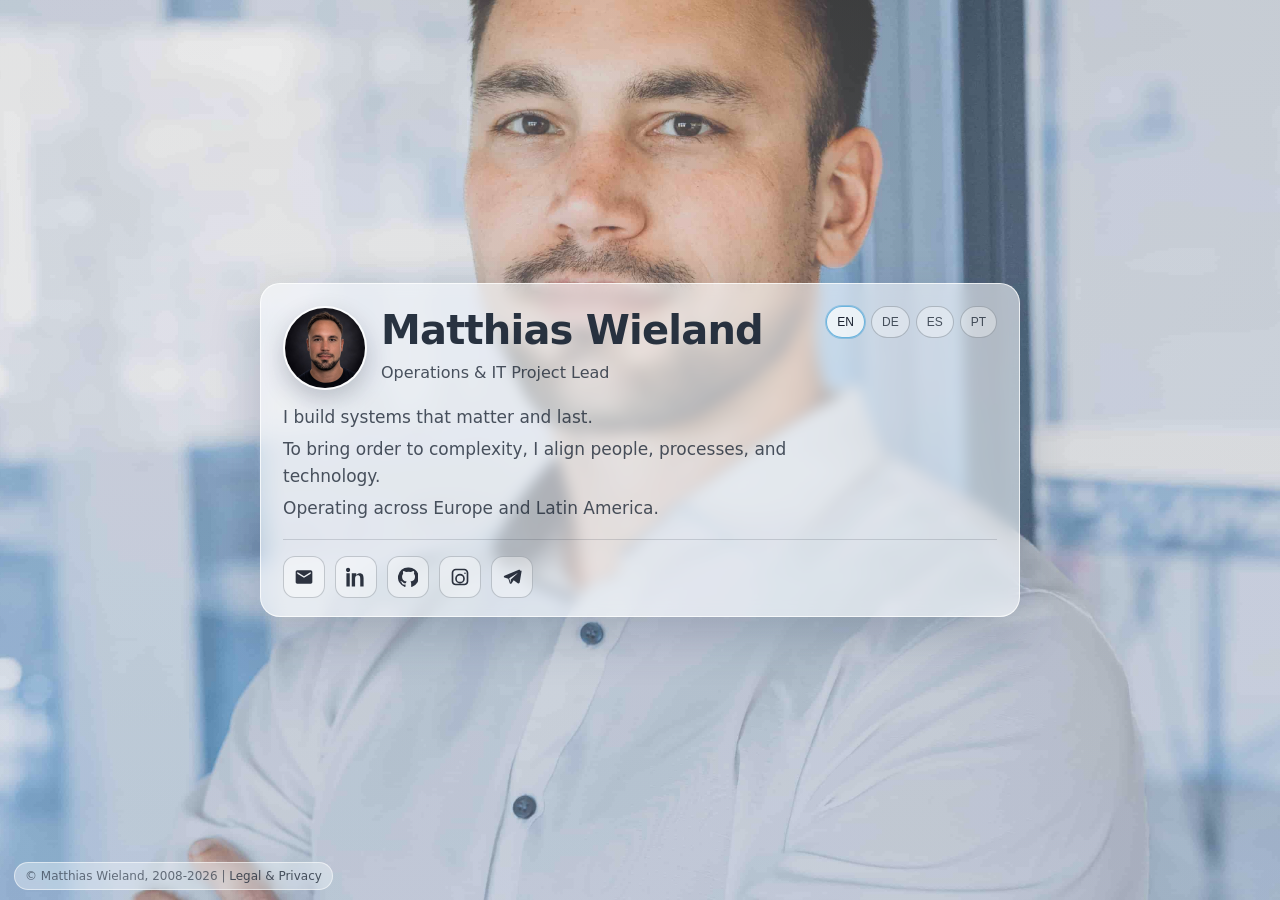
<file: index.html>
<!DOCTYPE html>
<html lang="en">
<head>
  <meta charset="UTF-8" />
  <meta name="viewport" content="width=device-width, initial-scale=1" />
  <title>Matthias Wieland</title>

  <meta name="description" content="Matthias Wieland. IT Project Lead & Digital Strategist. Building systems that matter and last. Operating between Europe and Latin America." />
  <meta name="author" content="Matthias Wieland" />
  <meta name="robots" content="index,follow" />
  <meta name="referrer" content="strict-origin-when-cross-origin" />
  <meta http-equiv="Content-Security-Policy" content="default-src 'self'; img-src 'self' data: https:; style-src 'self' 'unsafe-inline'; script-src 'self' 'unsafe-inline'; connect-src 'self'; object-src 'none'; base-uri 'self'; form-action 'self'; frame-ancestors 'none'; upgrade-insecure-requests" />
  <meta http-equiv="X-Content-Type-Options" content="nosniff" />
  <meta http-equiv="Referrer-Policy" content="strict-origin-when-cross-origin" />
  <meta http-equiv="Permissions-Policy" content="camera=(), microphone=(), geolocation=(), interest-cohort=()" />
  <link rel="canonical" href="https://mwieland.com/" />
  <meta property="og:type" content="website" />
  <meta property="og:title" content="Matthias Wieland" />
  <meta property="og:description" content="IT Project Lead & Digital Strategist. Building systems that matter and last. Operating between Europe and Latin America." />
  <meta property="og:url" content="https://mwieland.com/" />
  <meta property="og:image" content="https://mwieland.com/images/bg2022.jpg" />
  <meta property="og:locale" content="en_US" />
  <meta name="twitter:card" content="summary_large_image" />
  <meta name="twitter:title" content="Matthias Wieland" />
  <meta name="twitter:description" content="IT Project Lead & Digital Strategist. Building systems that matter and last." />
  <meta name="twitter:image" content="https://mwieland.com/images/bg2022.jpg" />
  <link rel="icon" href="images/favicon.ico" sizes="any" />
  <link rel="icon" type="image/png" sizes="32x32" href="images/favicon-32x32.png" />
  <link rel="icon" type="image/png" sizes="16x16" href="images/favicon-16x16.png" />
  <link rel="apple-touch-icon" sizes="180x180" href="images/apple-touch-icon.png" />
  <link rel="manifest" href="site.webmanifest" />
  <link rel="stylesheet" href="css/styles.css?v=3" />
</head>

<body>
  <main class="wrap">
    <section class="card">
      <div class="top">
        <div>
          <div class="identity">
            <img class="avatar" src="images/avatar-320.jpg" alt="Portrait of Matthias Wieland" />
            <div>
              <h1>Matthias Wieland</h1>
              <p class="subtitle" data-i18n="subtitle">Operations & IT Project Lead</p>
            </div>
          </div>

          <div class="lines">
            <div data-i18n="line1">I build systems that matter and last.</div>
            <div data-i18n="line2">Aligning people, processes, and technology to bring order to complexity.</div>
            <div data-i18n="line3">Operating across Europe and Latin America.</div>
          </div>
        </div>

        <nav class="lang">
          <button type="button" data-lang="en" aria-pressed="true">EN</button>
          <button type="button" data-lang="de">DE</button>
          <button type="button" data-lang="es">ES</button>
          <button type="button" data-lang="pt">PT</button>
        </nav>
      </div>

      <div class="connect">
        <a class="iconlink" href="mailto:mail@mwieland.com" aria-label="Send email to Matthias Wieland" title="Email">
          <svg class="icon" viewBox="0 0 24 24"><path d="M20 4H4c-1.1 0-2 .9-2 2v12c0 1.1.9 2 2 2h16c1.1 0 2-.9 2-2V6c0-1.1-.9-2-2-2Zm0 4-8 5L4 8V6l8 5 8-5v2Z"></path></svg>
        </a>

        <a class="iconlink" href="https://www.linkedin.com/in/mattwieland" target="_blank" rel="noopener noreferrer" aria-label="Open LinkedIn profile" title="LinkedIn">
          <svg class="icon" viewBox="0 0 24 24"><path d="M4.98 3.5C4.98 4.88 3.87 6 2.5 6S0 4.88 0 3.5 1.12 1 2.5 1 4.98 2.12 4.98 3.5ZM.5 23.5h4V7.5h-4v16ZM8.5 7.5h3.8v2.2h.1c.5-1 1.8-2.3 3.8-2.3 4.1 0 4.9 2.7 4.9 6.2v9.9h-4v-8.8c0-2.1 0-4.8-2.9-4.8-2.9 0-3.3 2.3-3.3 4.6v9h-4v-16Z"></path></svg>
        </a>

        <a class="iconlink" href="https://github.com/automattico" target="_blank" rel="noopener noreferrer" aria-label="Open GitHub profile" title="GitHub">
          <svg class="icon" viewBox="0 0 24 24"><path d="M12 .5A12 12 0 0 0 8.2 23.9c.6.1.8-.3.8-.6v-2.2c-3.3.7-4-1.4-4-1.4-.6-1.4-1.4-1.8-1.4-1.8-1.2-.8.1-.8.1-.8 1.3.1 2 .9 2 .9 1.2 2 3.2 1.5 3.9 1.1.1-.9.5-1.5.8-1.8-2.7-.3-5.5-1.4-5.5-6A4.7 4.7 0 0 1 6.2 8c-.1-.3-.5-1.5.1-3.2 0 0 1-.3 3.3 1.2a11.3 11.3 0 0 1 6 0C18 4.5 19 4.8 19 4.8c.7 1.7.3 2.9.1 3.2a4.7 4.7 0 0 1 1.3 3.3c0 4.6-2.8 5.6-5.5 6 .5.4.9 1.2.9 2.4v3.6c0 .4.2.7.8.6A12 12 0 0 0 12 .5Z"></path></svg>
        </a>

        <a class="iconlink" href="https://www.instagram.com/its.a.matt.ch/" target="_blank" rel="noopener noreferrer" aria-label="Open Instagram profile" title="Instagram">
          <svg class="icon" viewBox="0 0 24 24"><path d="M7 2C4.2 2 2 4.2 2 7v10c0 2.8 2.2 5 5 5h10c2.8 0 5-2.2 5-5V7c0-2.8-2.2-5-5-5H7Zm10 2c1.7 0 3 1.3 3 3v10c0 1.7-1.3 3-3 3H7c-1.7 0-3-1.3-3-3V7c0-1.7 1.3-3 3-3h10Zm-5 4.2A5.8 5.8 0 1 0 17.8 14 5.8 5.8 0 0 0 12 8.2Zm0 2A3.8 3.8 0 1 1 8.2 14 3.8 3.8 0 0 1 12 10.2ZM18 6.5a1 1 0 1 0 0 2 1 1 0 0 0 0-2Z"></path></svg>
        </a>

        <a class="iconlink" href="https://t.me/mwieland" target="_blank" rel="nofollow noopener noreferrer" aria-label="Open Telegram profile" title="Telegram">
          <svg class="icon" viewBox="0 0 24 24"><path d="M21.9 4.6c.2-1-.8-1.7-1.7-1.3L2.9 10.4c-1 .4-.9 1.9.1 2.2l4.6 1.5 1.7 5.3c.3 1 1.6 1.1 2.1.3l2.6-3.9 4.9+3.6c.9.7 2.2.2 2.4-1l2.3-13.8ZM8.7 13.5l9.6-6.1c.2-.1.4.2.2.4l-7.9 7.3-.3 3.8-1.5-4.8-.1-.2Z"></path></svg>
        </a>
      </div>
    </section>
  </main>

  <p class="legalbar">
    &copy; Matthias Wieland, 2008-<span id="current-year"></span> |
    <a href="legal-notice.html">Legal & Privacy</a>
  </p>

  <script>
    (function () {
      const yearNode = document.getElementById("current-year");
      if (yearNode) yearNode.textContent = String(new Date().getFullYear());

      const i18n = {
        en: {
          subtitle: "Operations & IT Project Lead",
          line1: "I build systems that matter and last.",
          line2: "To bring order to complexity, I align people, processes, and technology.",
          line3: "Operating across Europe and Latin America."
        },
        de: {
          subtitle: "Operations- & IT-Projektleiter",
          line1: "Ich baue Systeme mit echtem Mehrwert und langfristigem Bestand.",
          line2: "Um in komplexen Umgebungen Ordnung zu schaffen, bringe ich Menschen, Prozesse und Technologie in Einklang.",
          line3: "Zwischen Europa und Lateinamerika zu Hause."
        },
        es: {
          subtitle: "Líder de Operaciones & Proyectos de TI",
          line1: "Construyo sistemas com impacto real y que perduran.",
          line2: "Para aportar orden a la complejidad, alineo personas, procesos y tecnología.",
          line3: "Operando en Europa y América Latina."
        },
        pt: {
          subtitle: "Líder de Operações & Projetos de TI",
          line1: "Construo sistemas com impacto real e visão de longo prazo.",
          line2: "Para trazer ordem à complexidade, alinho pessoas, processos e tecnologia.",
          line3: "Atuando entre a Europa e a América Latina."
        }
      };

      const buttons = document.querySelectorAll("[data-lang]");
      const nodes = document.querySelectorAll("[data-i18n]");

      function setLang(lang) {
        const dict = i18n[lang] || i18n.en;
        nodes.forEach(el => {
          const key = el.getAttribute("data-i18n");
          if (dict[key]) el.textContent = dict[key];
        });
        document.documentElement.lang = lang;
        buttons.forEach(b => {
          b.setAttribute("aria-pressed", b.getAttribute("data-lang") === lang);
        });
      }

      let init = localStorage.getItem("mw_lang") || "en";
      setLang(init);

      buttons.forEach(btn => btn.addEventListener("click", () => {
        setLang(btn.getAttribute("data-lang"));
        localStorage.setItem("mw_lang", btn.getAttribute("data-lang"));
      }));
    })();
  </script>
</body>
</html>
</file>
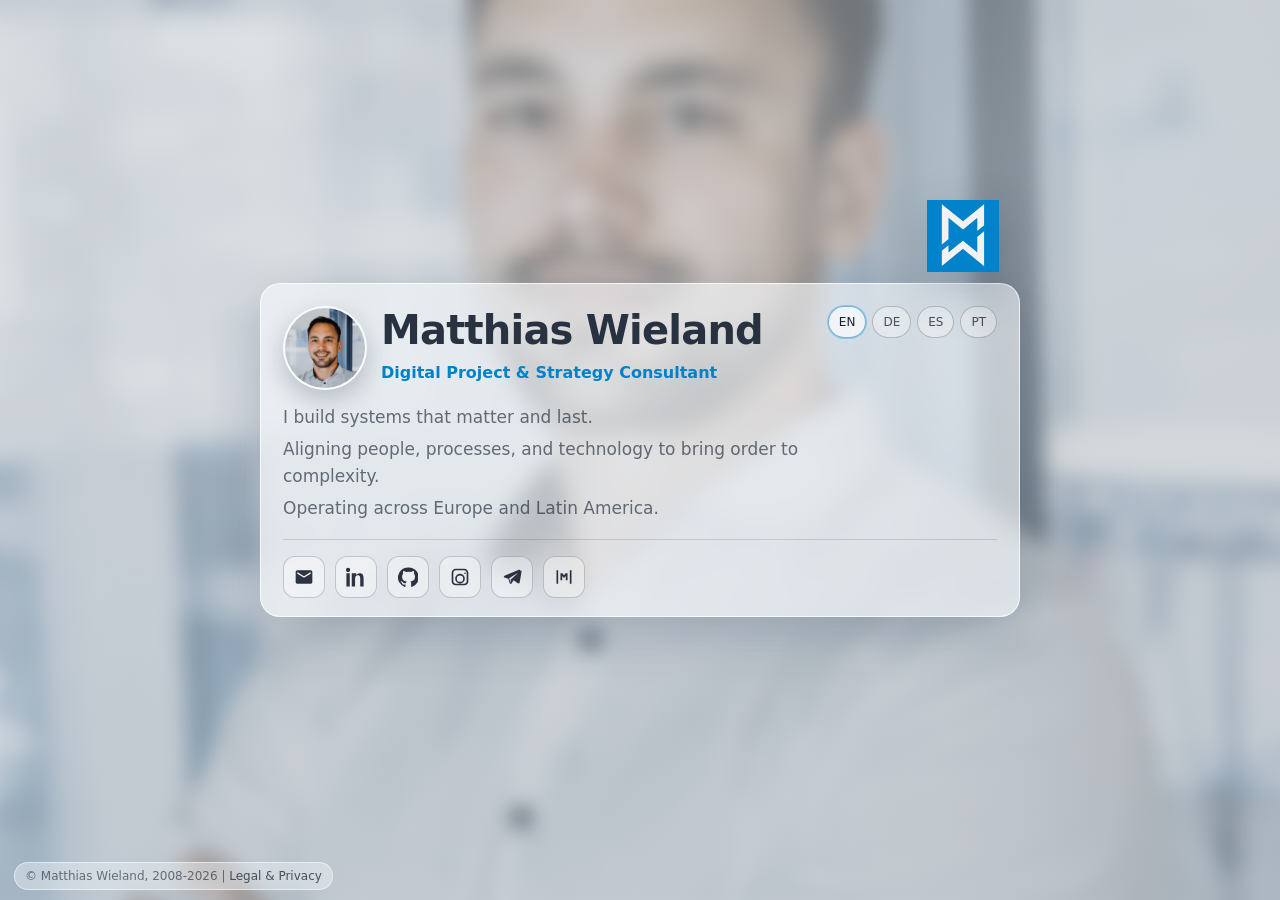
<file: public/index.html>
<!DOCTYPE html>
<html lang="en">
<head>
  <meta charset="UTF-8" />
  <meta name="viewport" content="width=device-width, initial-scale=1" />
  <title>Matthias Wieland</title>

  <meta name="description" content="Matthias Wieland. IT Project Lead & Digital Strategist. Building systems that matter and last. Operating between Europe and Latin America." />
  <meta name="author" content="Matthias Wieland" />
  <meta name="robots" content="index,follow" />
  <meta name="referrer" content="strict-origin-when-cross-origin" />
  <meta http-equiv="Content-Security-Policy" content="default-src 'self'; img-src 'self' data: https:; style-src 'self' 'unsafe-inline'; script-src 'self' 'unsafe-inline'; connect-src 'self'; object-src 'none'; base-uri 'self'; form-action 'self'; frame-ancestors 'none'; upgrade-insecure-requests" />
  <meta http-equiv="X-Content-Type-Options" content="nosniff" />
  <meta http-equiv="Referrer-Policy" content="strict-origin-when-cross-origin" />
  <meta http-equiv="Permissions-Policy" content="camera=(), microphone=(), geolocation=(), interest-cohort=()" />
  <link rel="canonical" href="https://mwieland.com/" />
  <link rel="alternate" hreflang="en" href="https://mwieland.com/" />
  <link rel="alternate" hreflang="de" href="https://mwieland.com/de/" />
  <link rel="alternate" hreflang="es" href="https://mwieland.com/es/" />
  <link rel="alternate" hreflang="pt" href="https://mwieland.com/pt/" />
  <link rel="alternate" hreflang="x-default" href="https://mwieland.com/" />
  <meta property="og:type" content="website" />
  <meta property="og:title" content="Matthias Wieland" />
  <meta property="og:description" content="IT Project Lead & Digital Strategist. Building systems that matter and last. Operating between Europe and Latin America." />
  <meta property="og:url" content="https://mwieland.com/" />
  <meta property="og:image" content="https://mwieland.com/images/bg2022.jpg" />
  <meta property="og:locale" content="en_US" />
  <meta name="twitter:card" content="summary_large_image" />
  <meta name="twitter:title" content="Matthias Wieland" />
  <meta name="twitter:description" content="IT Project Lead & Digital Strategist. Building systems that matter and last." />
  <meta name="twitter:image" content="https://mwieland.com/images/bg2022.jpg" />
  <link rel="icon" href="images/favicon.ico" sizes="any" />
  <link rel="icon" type="image/png" sizes="32x32" href="images/favicon-32x32.png" />
  <link rel="icon" type="image/png" sizes="16x16" href="images/favicon-16x16.png" />
  <link rel="apple-touch-icon" sizes="180x180" href="images/apple-touch-icon.png" />
  <link rel="manifest" href="site.webmanifest" />
  <link rel="stylesheet" href="css/styles.css?v=20260728" />
</head>

<body>
  <main class="wrap">
    <section class="card">
      <img class="brand-badge" src="images/android-chrome-512x512.png" alt="MW logo" />
      <div class="top">
        <div>
          <div class="identity">
            <img class="avatar" src="images/avatar-2022.jpg" alt="Portrait of Matthias Wieland" />
            <div>
              <h1>Matthias Wieland</h1>
              <p class="subtitle">Digital Project &amp; Strategy Consultant</p>
            </div>
          </div>

          <div class="lines">
            <div>I build systems that matter and last.</div>
            <div>Aligning people, processes, and technology to bring order to complexity.</div>
            <div>Operating across Europe and Latin America.</div>
          </div>
        </div>

        <nav class="lang">
          <a href="/" lang="en" aria-current="page">EN</a>
          <a href="/de/" lang="de">DE</a>
          <a href="/es/" lang="es">ES</a>
          <a href="/pt/" lang="pt">PT</a>
        </nav>
      </div>

      <div class="connect">
        <a class="iconlink" href="mailto:mail@mwieland.com" aria-label="Send email to Matthias Wieland" title="Email">
          <svg class="icon" viewBox="0 0 24 24"><path d="M20 4H4c-1.1 0-2 .9-2 2v12c0 1.1.9 2 2 2h16c1.1 0 2-.9 2-2V6c0-1.1-.9-2-2-2Zm0 4-8 5L4 8V6l8 5 8-5v2Z"></path></svg>
        </a>

        <a class="iconlink" href="https://www.linkedin.com/in/mattwieland" target="_blank" rel="noopener noreferrer" aria-label="Open LinkedIn profile" title="LinkedIn">
          <svg class="icon" viewBox="0 0 24 24"><path d="M4.98 3.5C4.98 4.88 3.87 6 2.5 6S0 4.88 0 3.5 1.12 1 2.5 1 4.98 2.12 4.98 3.5ZM.5 23.5h4V7.5h-4v16ZM8.5 7.5h3.8v2.2h.1c.5-1 1.8-2.3 3.8-2.3 4.1 0 4.9 2.7 4.9 6.2v9.9h-4v-8.8c0-2.1 0-4.8-2.9-4.8-2.9 0-3.3 2.3-3.3 4.6v9h-4v-16Z"></path></svg>
        </a>

        <a class="iconlink" href="https://github.com/automattico" target="_blank" rel="noopener noreferrer" aria-label="Open GitHub profile" title="GitHub">
          <svg class="icon" viewBox="0 0 24 24"><path d="M12 .5A12 12 0 0 0 8.2 23.9c.6.1.8-.3.8-.6v-2.2c-3.3.7-4-1.4-4-1.4-.6-1.4-1.4-1.8-1.4-1.8-1.2-.8.1-.8.1-.8 1.3.1 2 .9 2 .9 1.2 2 3.2 1.5 3.9 1.1.1-.9.5-1.5.8-1.8-2.7-.3-5.5-1.4-5.5-6A4.7 4.7 0 0 1 6.2 8c-.1-.3-.5-1.5.1-3.2 0 0 1-.3 3.3 1.2a11.3 11.3 0 0 1 6 0C18 4.5 19 4.8 19 4.8c.7 1.7.3 2.9.1 3.2a4.7 4.7 0 0 1 1.3 3.3c0 4.6-2.8 5.6-5.5 6 .5.4.9 1.2.9 2.4v3.6c0 .4.2.7.8.6A12 12 0 0 0 12 .5Z"></path></svg>
        </a>

        <a class="iconlink" href="https://www.instagram.com/its.a.matt.ch/" target="_blank" rel="noopener noreferrer" aria-label="Open Instagram profile" title="Instagram">
          <svg class="icon" viewBox="0 0 24 24"><path d="M7 2C4.2 2 2 4.2 2 7v10c0 2.8 2.2 5 5 5h10c2.8 0 5-2.2 5-5V7c0-2.8-2.2-5-5-5H7Zm10 2c1.7 0 3 1.3 3 3v10c0 1.7-1.3 3-3 3H7c-1.7 0-3-1.3-3-3V7c0-1.7 1.3-3 3-3h10Zm-5 4.2A5.8 5.8 0 1 0 17.8 14 5.8 5.8 0 0 0 12 8.2Zm0 2A3.8 3.8 0 1 1 8.2 14 3.8 3.8 0 0 1 12 10.2ZM18 6.5a1 1 0 1 0 0 2 1 1 0 0 0 0-2Z"></path></svg>
        </a>

        <a class="iconlink" href="https://t.me/mwieland" target="_blank" rel="nofollow noopener noreferrer" aria-label="Open Telegram profile" title="Telegram">
          <svg class="icon" viewBox="0 0 24 24"><path d="M21.9 4.6c.2-1-.8-1.7-1.7-1.3L2.9 10.4c-1 .4-.9 1.9.1 2.2l4.6 1.5 1.7 5.3c.3 1 1.6 1.1 2.1.3l2.6-3.9 4.9+3.6c.9.7 2.2.2 2.4-1l2.3-13.8ZM8.7 13.5l9.6-6.1c.2-.1.4.2.2.4l-7.9 7.3-.3 3.8-1.5-4.8-.1-.2Z"></path></svg>
        </a>

        <a class="iconlink" href="https://matrix.to/#/@mwieland:matrix.org" target="_blank" rel="noopener noreferrer" aria-label="Open Matrix contact for Matthias Wieland" title="Matrix">
          <svg class="icon" viewBox="0 0 24 24" aria-hidden="true">
            <path d="M3 4h2v16H3V4Zm16 0h2v16h-2V4ZM7.75 7.5h2.3l1.95 2.38 1.95-2.38h2.3V16h-2.1v-5.2L12 13.2l-2.15-2.4V16h-2.1V7.5Z"></path>
          </svg>
        </a>
      </div>
    </section>
  </main>

  <p class="legalbar">
    &copy; Matthias Wieland, 2008-<span id="current-year"></span> |
    <a href="legal-notice.html">Legal & Privacy</a>
  </p>

  <script>
    document.getElementById("current-year").textContent = String(new Date().getFullYear());
  </script>
</body>
</html>
</file>
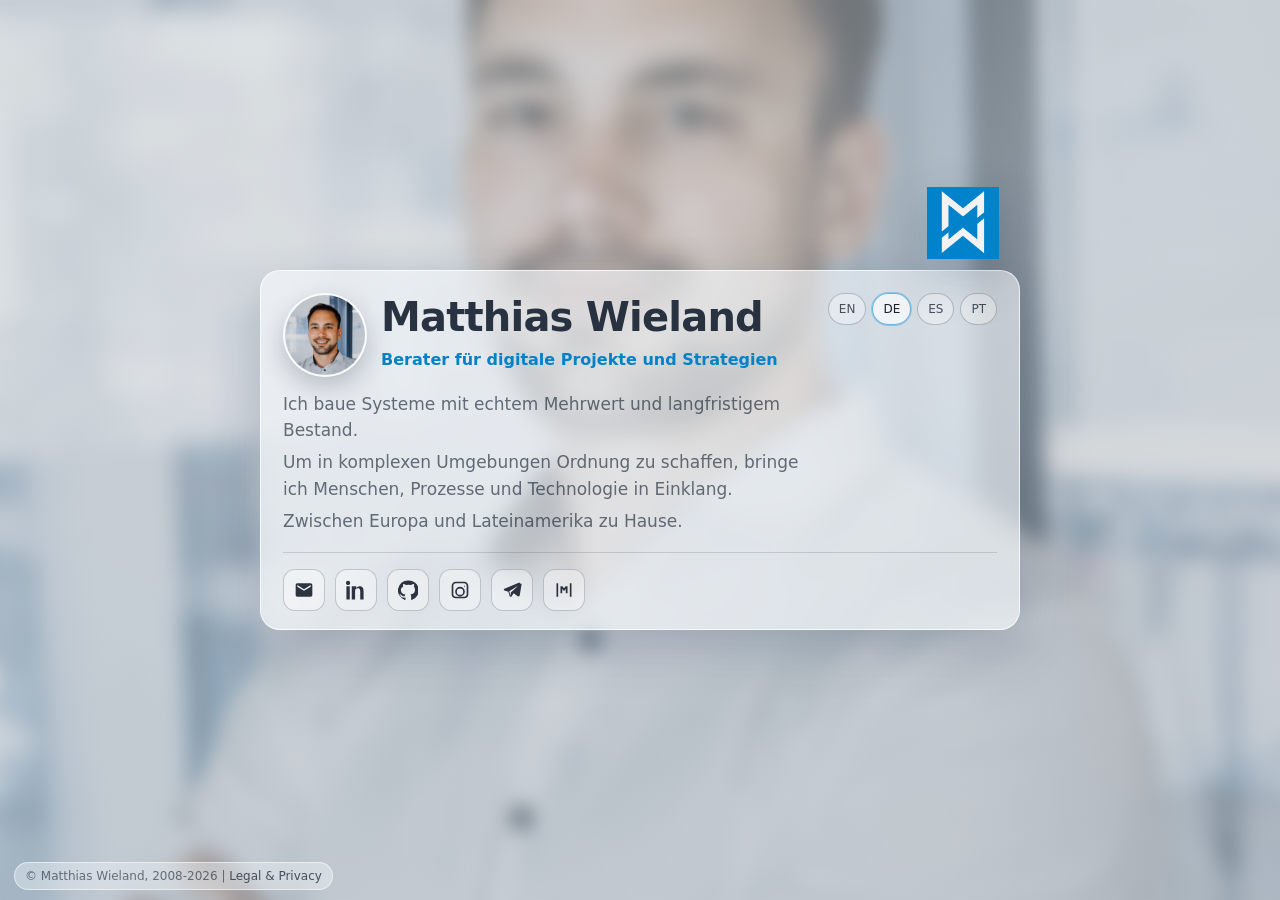
<file: public/de/index.html>
<!DOCTYPE html>
<html lang="de">
<head>
  <meta charset="UTF-8" />
  <meta name="viewport" content="width=device-width, initial-scale=1" />
  <title>Matthias Wieland | Berater für digitale Projekte und Strategien</title>
  <meta name="description" content="Matthias Wieland. Berater für digitale Projekte und Strategien. Systeme mit echtem Mehrwert und langfristigem Bestand." />
  <meta name="author" content="Matthias Wieland" />
  <meta name="robots" content="index,follow" />
  <meta name="referrer" content="strict-origin-when-cross-origin" />
  <meta http-equiv="Content-Security-Policy" content="default-src 'self'; img-src 'self' data: https:; style-src 'self' 'unsafe-inline'; script-src 'self' 'unsafe-inline'; connect-src 'self'; object-src 'none'; base-uri 'self'; form-action 'self'; frame-ancestors 'none'; upgrade-insecure-requests" />
  <meta http-equiv="X-Content-Type-Options" content="nosniff" />
  <meta http-equiv="Referrer-Policy" content="strict-origin-when-cross-origin" />
  <meta http-equiv="Permissions-Policy" content="camera=(), microphone=(), geolocation=(), interest-cohort=()" />
  <link rel="canonical" href="https://mwieland.com/de/" />
  <link rel="alternate" hreflang="en" href="https://mwieland.com/" />
  <link rel="alternate" hreflang="de" href="https://mwieland.com/de/" />
  <link rel="alternate" hreflang="es" href="https://mwieland.com/es/" />
  <link rel="alternate" hreflang="pt" href="https://mwieland.com/pt/" />
  <link rel="alternate" hreflang="x-default" href="https://mwieland.com/" />
  <meta property="og:type" content="website" />
  <meta property="og:title" content="Matthias Wieland | Berater für digitale Projekte und Strategien" />
  <meta property="og:description" content="Systeme mit echtem Mehrwert und langfristigem Bestand." />
  <meta property="og:url" content="https://mwieland.com/de/" />
  <meta property="og:image" content="https://mwieland.com/images/bg2022.jpg" />
  <meta property="og:locale" content="de_DE" />
  <meta name="twitter:card" content="summary_large_image" />
  <meta name="twitter:title" content="Matthias Wieland | Berater für digitale Projekte und Strategien" />
  <meta name="twitter:description" content="Systeme mit echtem Mehrwert und langfristigem Bestand." />
  <meta name="twitter:image" content="https://mwieland.com/images/bg2022.jpg" />
  <link rel="icon" href="/images/favicon.ico" sizes="any" />
  <link rel="icon" type="image/png" sizes="32x32" href="/images/favicon-32x32.png" />
  <link rel="icon" type="image/png" sizes="16x16" href="/images/favicon-16x16.png" />
  <link rel="apple-touch-icon" sizes="180x180" href="/images/apple-touch-icon.png" />
  <link rel="manifest" href="/site.webmanifest" />
  <link rel="stylesheet" href="../css/styles.css?v=20260728" />
</head>
<body>
  <main class="wrap">
    <section class="card">
      <img class="brand-badge" src="../images/android-chrome-512x512.png" alt="MW-Logo" />
      <div class="top">
        <div>
          <div class="identity">
            <img class="avatar" src="../images/avatar-2022.jpg" alt="Porträt von Matthias Wieland" />
            <div><h1>Matthias Wieland</h1><p class="subtitle">Berater für digitale Projekte und Strategien</p></div>
          </div>
          <div class="lines">
            <div>Ich baue Systeme mit echtem Mehrwert und langfristigem Bestand.</div>
            <div>Um in komplexen Umgebungen Ordnung zu schaffen, bringe ich Menschen, Prozesse und Technologie in Einklang.</div>
            <div>Zwischen Europa und Lateinamerika zu Hause.</div>
          </div>
        </div>
        <nav class="lang" aria-label="Sprache auswählen">
          <a href="/" lang="en">EN</a><a href="/de/" lang="de" aria-current="page">DE</a><a href="/es/" lang="es">ES</a><a href="/pt/" lang="pt">PT</a>
        </nav>
      </div>
      <div class="connect">
        <a class="iconlink" href="mailto:mail@mwieland.com" aria-label="E-Mail an Matthias Wieland" title="E-Mail"><svg class="icon" viewBox="0 0 24 24"><path d="M20 4H4c-1.1 0-2 .9-2 2v12c0 1.1.9 2 2 2h16c1.1 0 2-.9 2-2V6c0-1.1-.9-2-2-2Zm0 4-8 5L4 8V6l8 5 8-5v2Z"></path></svg></a>
        <a class="iconlink" href="https://www.linkedin.com/in/mattwieland" target="_blank" rel="noopener noreferrer" aria-label="LinkedIn-Profil öffnen" title="LinkedIn"><svg class="icon" viewBox="0 0 24 24"><path d="M4.98 3.5C4.98 4.88 3.87 6 2.5 6S0 4.88 0 3.5 1.12 1 2.5 1 4.98 2.12 4.98 3.5ZM.5 23.5h4V7.5h-4v16ZM8.5 7.5h3.8v2.2h.1c.5-1 1.8-2.3 3.8-2.3 4.1 0 4.9 2.7 4.9 6.2v9.9h-4v-8.8c0-2.1 0-4.8-2.9-4.8-2.9 0-3.3 2-3.3 4.6v9h-4v-16Z"></path></svg></a>
        <a class="iconlink" href="https://github.com/automattico" target="_blank" rel="noopener noreferrer" aria-label="GitHub-Profil öffnen" title="GitHub"><svg class="icon" viewBox="0 0 24 24"><path d="M12 .5A12 12 0 0 0 8.2 23.9c.6.1.8-.3.8-.6v-2.2c-3.3.7-5.5-1.4-5.5-1.4-.6-1.4-1.4-1.8-1.4-1.8-1.2-.8.1-.8.1-.8 1.3.1 2 .9 2 .9 1.2 2 3.2 1.5 3.9 1.1.1-.9.5-1.5.8-1.8-2.7-.3-5.5-1.4-5.5-6A4.7 4.7 0 0 1 6.2 8c-.1-.3-.5-1.5.1-3.2 0 0 1-.3 3.3 1.2a11.3 11.3 0 0 1 6 0C18 4.5 19 4.8 19 4.8c.7 1.7.3 2.9.1 3.2a4.7 4.7 0 0 1 1.3 3.3c0 4.6-2.8 5.6-5.5 6 .5.4.9 1.2.9 2.4v3.6c0 .4.2.7.8.6A12 12 0 0 0 12 .5Z"></path></svg></a>
        <a class="iconlink" href="https://www.instagram.com/its.a.matt.ch/" target="_blank" rel="noopener noreferrer" aria-label="Instagram-Profil öffnen" title="Instagram"><svg class="icon" viewBox="0 0 24 24"><path d="M7 2C4.2 2 2 4.2 2 7v10c0 2.8 2.2 5 5 5h10c2.8 0 5-2.2 5-5V7c0-2.8-2.2-5-5-5H7Zm10 2c1.7 0 3 1.3 3 3v10c0 1.7-1.3 3-3 3H7c-1.7 0-3-1.3-3-3V7c0-1.7 1.3-3 3-3h10Zm-5 4.2A5.8 5.8 0 1 0 17.8 14 5.8 5.8 0 0 0 12 8.2Zm0 2A3.8 3.8 0 1 1 8.2 14 3.8 3.8 0 0 1 12 10.2ZM18 6.5a1 1 0 1 0 0 2Z"></path></svg></a>
        <a class="iconlink" href="https://t.me/mwieland" target="_blank" rel="nofollow noopener noreferrer" aria-label="Telegram-Profil öffnen" title="Telegram"><svg class="icon" viewBox="0 0 24 24"><path d="M21.9 4.6c.2-1-.8-1.7-1.7-1.3L2.9 10.4c-1 .4-.9 1.9.1 2.2l4.6 1.5 1.7 5.3c.3 1 1.6 1.1 2.1.3l2.6-3.9 4.9+3.6c.9.7 2.2.2 2.4-1l2.3-13.8ZM8.7 13.5l9.6-6.1c.2-.1.4.2.2.4l-7.9 7.3-.3 3.8-1.5-4.8-.1-.2Z"></path></svg></a>
        <a class="iconlink" href="https://matrix.to/#/@mwieland:matrix.org" target="_blank" rel="noopener noreferrer" aria-label="Matrix-Kontakt öffnen" title="Matrix"><svg class="icon" viewBox="0 0 24 24" aria-hidden="true"><path d="M3 4h2v16H3V4Zm16 0h2v16h-2V4ZM7.75 7.5h2.3l1.95 2.38 1.95-2.38h2.3V16h-2.1v-5.2L12 13.2l-2.15-2.4V16h-2.1V7.5Z"></path></svg></a>
      </div>
    </section>
  </main>
  <p class="legalbar">&copy; Matthias Wieland, 2008-<span id="current-year"></span> | <a href="/legal-notice.html">Legal &amp; Privacy</a></p>
  <script>
    document.getElementById("current-year").textContent = String(new Date().getFullYear());
  </script>
</body>
</html>
</file>
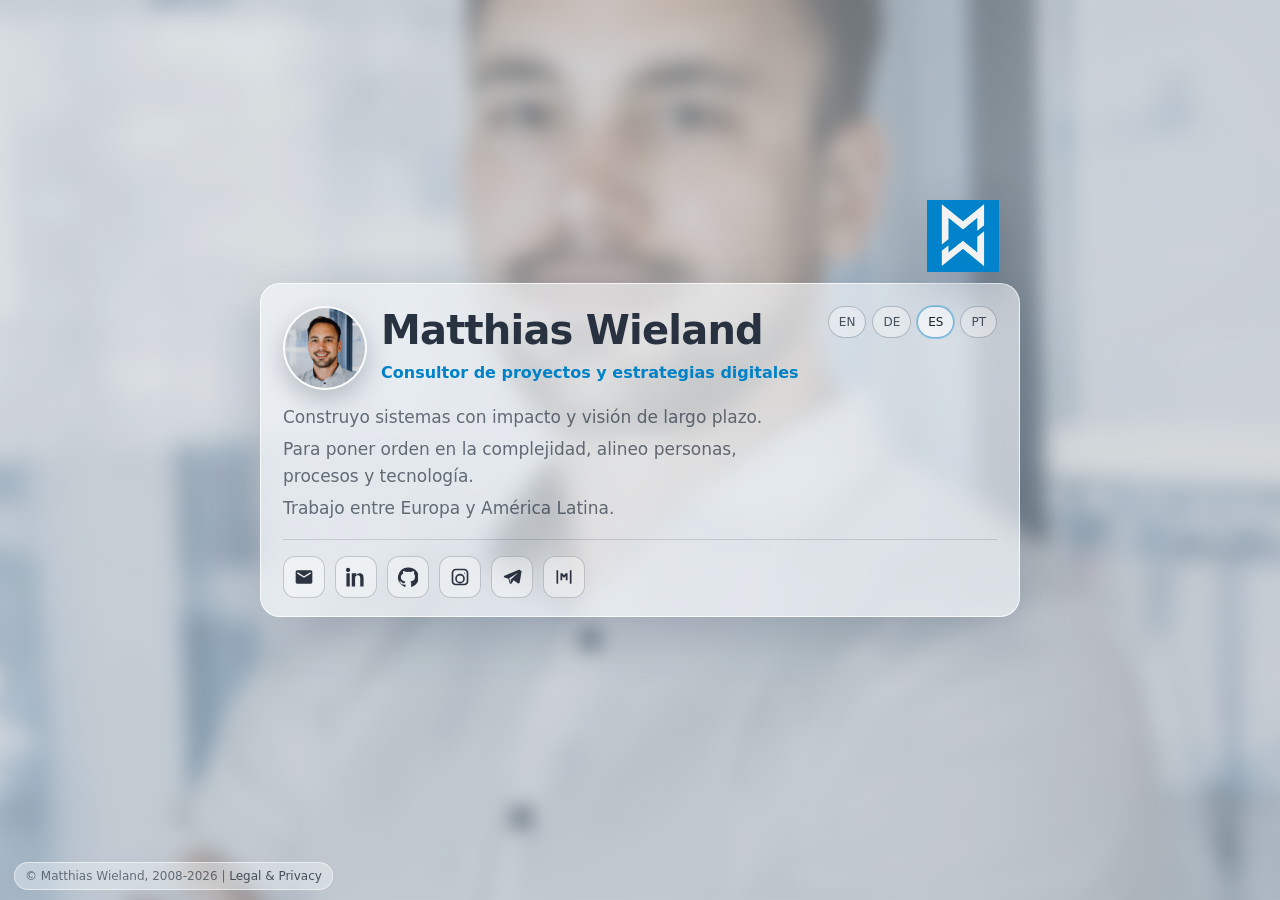
<file: public/es/index.html>
<!DOCTYPE html>
<html lang="es">
<head>
  <meta charset="UTF-8" />
  <meta name="viewport" content="width=device-width, initial-scale=1" />
  <title>Matthias Wieland | Consultor de proyectos y estrategias digitales</title>
  <meta name="description" content="Matthias Wieland. Consultor de proyectos y estrategias digitales. Sistemas con impacto y visión de largo plazo." />
  <meta name="author" content="Matthias Wieland" />
  <meta name="robots" content="index,follow" />
  <meta name="referrer" content="strict-origin-when-cross-origin" />
  <meta http-equiv="Content-Security-Policy" content="default-src 'self'; img-src 'self' data: https:; style-src 'self' 'unsafe-inline'; script-src 'self' 'unsafe-inline'; connect-src 'self'; object-src 'none'; base-uri 'self'; form-action 'self'; frame-ancestors 'none'; upgrade-insecure-requests" />
  <meta http-equiv="X-Content-Type-Options" content="nosniff" />
  <meta http-equiv="Referrer-Policy" content="strict-origin-when-cross-origin" />
  <meta http-equiv="Permissions-Policy" content="camera=(), microphone=(), geolocation=(), interest-cohort=()" />
  <link rel="canonical" href="https://mwieland.com/es/" />
  <link rel="alternate" hreflang="en" href="https://mwieland.com/" />
  <link rel="alternate" hreflang="de" href="https://mwieland.com/de/" />
  <link rel="alternate" hreflang="es" href="https://mwieland.com/es/" />
  <link rel="alternate" hreflang="pt" href="https://mwieland.com/pt/" />
  <link rel="alternate" hreflang="x-default" href="https://mwieland.com/" />
  <meta property="og:type" content="website" />
  <meta property="og:title" content="Matthias Wieland | Consultor de proyectos y estrategias digitales" />
  <meta property="og:description" content="Sistemas con impacto y visión de largo plazo." />
  <meta property="og:url" content="https://mwieland.com/es/" />
  <meta property="og:image" content="https://mwieland.com/images/bg2022.jpg" />
  <meta property="og:locale" content="es_ES" />
  <meta name="twitter:card" content="summary_large_image" />
  <meta name="twitter:title" content="Matthias Wieland | Consultor de proyectos y estrategias digitales" />
  <meta name="twitter:description" content="Sistemas con impacto y visión de largo plazo." />
  <meta name="twitter:image" content="https://mwieland.com/images/bg2022.jpg" />
  <link rel="icon" href="/images/favicon.ico" sizes="any" />
  <link rel="icon" type="image/png" sizes="32x32" href="/images/favicon-32x32.png" />
  <link rel="icon" type="image/png" sizes="16x16" href="/images/favicon-16x16.png" />
  <link rel="apple-touch-icon" sizes="180x180" href="/images/apple-touch-icon.png" />
  <link rel="manifest" href="/site.webmanifest" />
  <link rel="stylesheet" href="../css/styles.css?v=20260728" />
</head>
<body>
  <main class="wrap">
    <section class="card">
      <img class="brand-badge" src="../images/android-chrome-512x512.png" alt="Logotipo MW" />
      <div class="top">
        <div>
          <div class="identity">
            <img class="avatar" src="../images/avatar-2022.jpg" alt="Retrato de Matthias Wieland" />
            <div><h1>Matthias Wieland</h1><p class="subtitle">Consultor de proyectos y estrategias digitales</p></div>
          </div>
          <div class="lines">
            <div>Construyo sistemas con impacto y visión de largo plazo.</div>
            <div>Para poner orden en la complejidad, alineo personas, procesos y tecnología.</div>
            <div>Trabajo entre Europa y América Latina.</div>
          </div>
        </div>
        <nav class="lang" aria-label="Seleccionar idioma">
          <a href="/" lang="en">EN</a><a href="/de/" lang="de">DE</a><a href="/es/" lang="es" aria-current="page">ES</a><a href="/pt/" lang="pt">PT</a>
        </nav>
      </div>
      <div class="connect">
        <a class="iconlink" href="mailto:mail@mwieland.com" aria-label="Enviar un correo a Matthias Wieland" title="Correo"><svg class="icon" viewBox="0 0 24 24"><path d="M20 4H4c-1.1 0-2 .9-2 2v12c0 1.1.9 2 2 2h16c1.1 0 2-.9 2-2V6c0-1.1-.9-2-2-2Zm0 4-8 5L4 8V6l8 5 8-5v2Z"></path></svg></a>
        <a class="iconlink" href="https://www.linkedin.com/in/mattwieland" target="_blank" rel="noopener noreferrer" aria-label="Abrir perfil de LinkedIn" title="LinkedIn"><svg class="icon" viewBox="0 0 24 24"><path d="M4.98 3.5C4.98 4.88 3.87 6 2.5 6S0 4.88 0 3.5 1.12 1 2.5 1 4.98 2.12 4.98 3.5ZM.5 23.5h4V7.5h-4v16ZM8.5 7.5h3.8v2.2h.1c.5-1 1.8-2.3 3.8-2.3 4.1 0 4.9 2.7 4.9 6.2v9.9h-4v-8.8c0-2.1 0-4.8-2.9-4.8-2.9 0-3.3 2-3.3 4.6v9h-4v-16Z"></path></svg></a>
        <a class="iconlink" href="https://github.com/automattico" target="_blank" rel="noopener noreferrer" aria-label="Abrir perfil de GitHub" title="GitHub"><svg class="icon" viewBox="0 0 24 24"><path d="M12 .5A12 12 0 0 0 8.2 23.9c.6.1.8-.3.8-.6v-2.2c-3.3.7-5.5-1.4-5.5-1.4-.6-1.4-1.4-1.8-1.4-1.8-1.2-.8.1-.8.1-.8 1.3.1 2 .9 2 .9 1.2 2 3.2 1.5 3.9 1.1.1-.9.5-1.5.8-1.8-2.7-.3-5.5-1.4-5.5-6A4.7 4.7 0 0 1 6.2 8c-.1-.3-.5-1.5.1-3.2 0 0 1-.3 3.3 1.2a11.3 11.3 0 0 1 6 0C18 4.5 19 4.8 19 4.8c.7 1.7.3 2.9.1 3.2a4.7 4.7 0 0 1 1.3 3.3c0 4.6-2.8 5.6-5.5 6 .5.4.9 1.2.9 2.4v3.6c0 .4.2.7.8.6A12 12 0 0 0 12 .5Z"></path></svg></a>
        <a class="iconlink" href="https://www.instagram.com/its.a.matt.ch/" target="_blank" rel="noopener noreferrer" aria-label="Abrir perfil de Instagram" title="Instagram"><svg class="icon" viewBox="0 0 24 24"><path d="M7 2C4.2 2 2 4.2 2 7v10c0 2.8 2.2 5 5 5h10c2.8 0 5-2.2 5-5V7c0-2.8-2.2-5-5-5H7Zm10 2c1.7 0 3 1.3 3 3v10c0 1.7-1.3 3-3 3H7c-1.7 0-3-1.3-3-3V7c0-1.7 1.3-3 3-3h10Zm-5 4.2A5.8 5.8 0 1 0 17.8 14 5.8 5.8 0 0 0 12 8.2Zm0 2A3.8 3.8 0 1 1 8.2 14 3.8 3.8 0 0 1 12 10.2ZM18 6.5a1 1 0 1 0 0 2Z"></path></svg></a>
        <a class="iconlink" href="https://t.me/mwieland" target="_blank" rel="nofollow noopener noreferrer" aria-label="Abrir perfil de Telegram" title="Telegram"><svg class="icon" viewBox="0 0 24 24"><path d="M21.9 4.6c.2-1-.8-1.7-1.7-1.3L2.9 10.4c-1 .4-.9 1.9.1 2.2l4.6 1.5 1.7 5.3c.3 1 1.6 1.1 2.1.3l2.6-3.9 4.9+3.6c.9.7 2.2.2 2.4-1l2.3-13.8ZM8.7 13.5l9.6-6.1c.2-.1.4.2.2.4l-7.9 7.3-.3 3.8-1.5-4.8-.1-.2Z"></path></svg></a>
        <a class="iconlink" href="https://matrix.to/#/@mwieland:matrix.org" target="_blank" rel="noopener noreferrer" aria-label="Abrir contacto de Matrix" title="Matrix"><svg class="icon" viewBox="0 0 24 24" aria-hidden="true"><path d="M3 4h2v16H3V4Zm16 0h2v16h-2V4ZM7.75 7.5h2.3l1.95 2.38 1.95-2.38h2.3V16h-2.1v-5.2L12 13.2l-2.15-2.4V16h-2.1V7.5Z"></path></svg></a>
      </div>
    </section>
  </main>
  <p class="legalbar">&copy; Matthias Wieland, 2008-<span id="current-year"></span> | <a href="/legal-notice.html">Legal &amp; Privacy</a></p>
  <script>
    document.getElementById("current-year").textContent = String(new Date().getFullYear());
  </script>
</body>
</html>
</file>
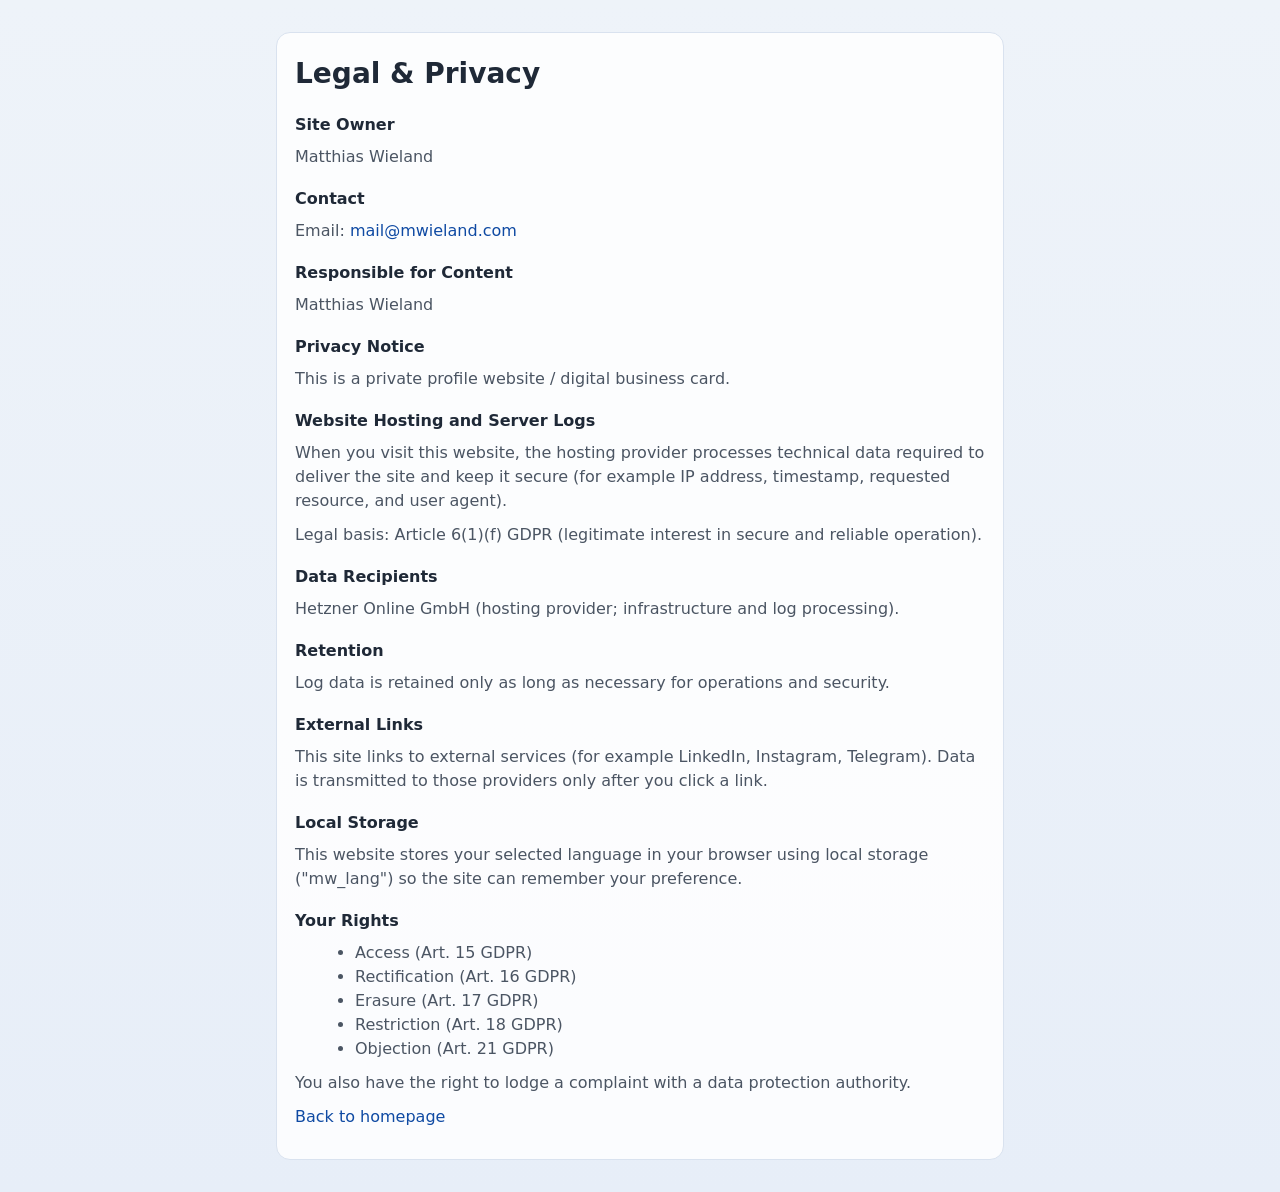
<file: public/legal-notice/index.html>
<!DOCTYPE html>
<html lang="en">
<head>
  <meta charset="UTF-8" />
  <meta name="viewport" content="width=device-width, initial-scale=1" />
  <title>Legal & Privacy | Matthias Wieland</title>
  <meta name="robots" content="noindex,follow" />
  <link rel="canonical" href="https://mwieland.com/legal-notice.html" />
  <meta http-equiv="refresh" content="0; url=/legal-notice.html" />
</head>
<body>
  <p>Redirecting to <a href="/legal-notice.html">/legal-notice.html</a> ...</p>
  <script>
    window.location.replace('/legal-notice.html');
  </script>
</body>
</html>
</file>
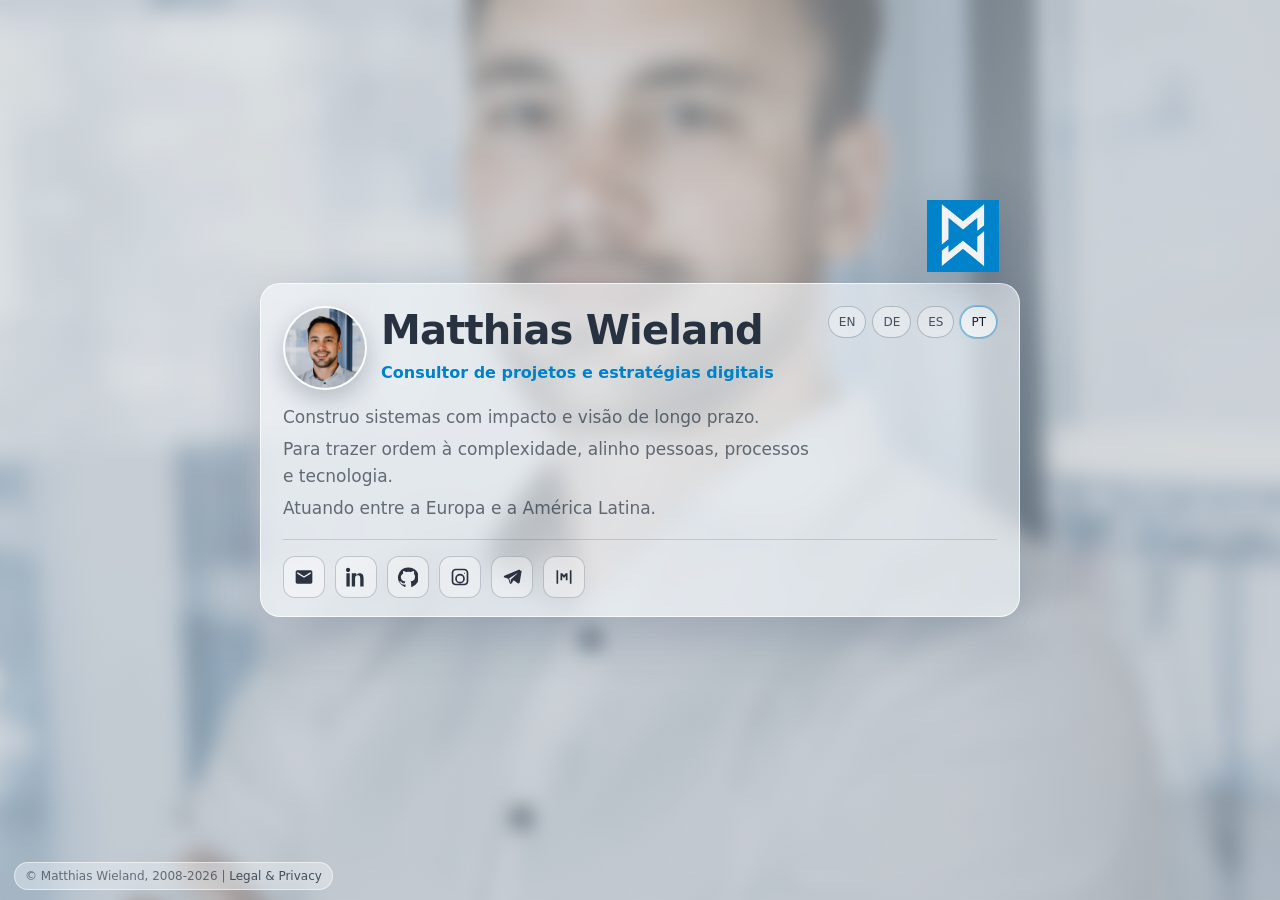
<file: public/pt/index.html>
<!DOCTYPE html>
<html lang="pt">
<head>
  <meta charset="UTF-8" />
  <meta name="viewport" content="width=device-width, initial-scale=1" />
  <title>Matthias Wieland | Consultor de projetos e estratégias digitais</title>
  <meta name="description" content="Matthias Wieland. Consultor de projetos e estratégias digitais. Sistemas com impacto e visão de longo prazo." />
  <meta name="author" content="Matthias Wieland" />
  <meta name="robots" content="index,follow" />
  <meta name="referrer" content="strict-origin-when-cross-origin" />
  <meta http-equiv="Content-Security-Policy" content="default-src 'self'; img-src 'self' data: https:; style-src 'self' 'unsafe-inline'; script-src 'self' 'unsafe-inline'; connect-src 'self'; object-src 'none'; base-uri 'self'; form-action 'self'; frame-ancestors 'none'; upgrade-insecure-requests" />
  <meta http-equiv="X-Content-Type-Options" content="nosniff" />
  <meta http-equiv="Referrer-Policy" content="strict-origin-when-cross-origin" />
  <meta http-equiv="Permissions-Policy" content="camera=(), microphone=(), geolocation=(), interest-cohort=()" />
  <link rel="canonical" href="https://mwieland.com/pt/" />
  <link rel="alternate" hreflang="en" href="https://mwieland.com/" />
  <link rel="alternate" hreflang="de" href="https://mwieland.com/de/" />
  <link rel="alternate" hreflang="es" href="https://mwieland.com/es/" />
  <link rel="alternate" hreflang="pt" href="https://mwieland.com/pt/" />
  <link rel="alternate" hreflang="x-default" href="https://mwieland.com/" />
  <meta property="og:type" content="website" />
  <meta property="og:title" content="Matthias Wieland | Consultor de projetos e estratégias digitais" />
  <meta property="og:description" content="Sistemas com impacto e visão de longo prazo." />
  <meta property="og:url" content="https://mwieland.com/pt/" />
  <meta property="og:image" content="https://mwieland.com/images/bg2022.jpg" />
  <meta property="og:locale" content="pt_PT" />
  <meta name="twitter:card" content="summary_large_image" />
  <meta name="twitter:title" content="Matthias Wieland | Consultor de projetos e estratégias digitais" />
  <meta name="twitter:description" content="Sistemas com impacto e visão de longo prazo." />
  <meta name="twitter:image" content="https://mwieland.com/images/bg2022.jpg" />
  <link rel="icon" href="/images/favicon.ico" sizes="any" />
  <link rel="icon" type="image/png" sizes="32x32" href="/images/favicon-32x32.png" />
  <link rel="icon" type="image/png" sizes="16x16" href="/images/favicon-16x16.png" />
  <link rel="apple-touch-icon" sizes="180x180" href="/images/apple-touch-icon.png" />
  <link rel="manifest" href="/site.webmanifest" />
  <link rel="stylesheet" href="../css/styles.css?v=20260728" />
</head>
<body>
  <main class="wrap">
    <section class="card">
      <img class="brand-badge" src="../images/android-chrome-512x512.png" alt="Logótipo MW" />
      <div class="top">
        <div>
          <div class="identity">
            <img class="avatar" src="../images/avatar-2022.jpg" alt="Retrato de Matthias Wieland" />
            <div><h1>Matthias Wieland</h1><p class="subtitle">Consultor de projetos e estratégias digitais</p></div>
          </div>
          <div class="lines">
            <div>Construo sistemas com impacto e visão de longo prazo.</div>
            <div>Para trazer ordem à complexidade, alinho pessoas, processos e tecnologia.</div>
            <div>Atuando entre a Europa e a América Latina.</div>
          </div>
        </div>
        <nav class="lang" aria-label="Selecionar idioma">
          <a href="/" lang="en">EN</a><a href="/de/" lang="de">DE</a><a href="/es/" lang="es">ES</a><a href="/pt/" lang="pt" aria-current="page">PT</a>
        </nav>
      </div>
      <div class="connect">
        <a class="iconlink" href="mailto:mail@mwieland.com" aria-label="Enviar e-mail para Matthias Wieland" title="E-mail"><svg class="icon" viewBox="0 0 24 24"><path d="M20 4H4c-1.1 0-2 .9-2 2v12c0 1.1.9 2 2 2h16c1.1 0 2-.9 2-2V6c0-1.1-.9-2-2-2Zm0 4-8 5L4 8V6l8 5 8-5v2Z"></path></svg></a>
        <a class="iconlink" href="https://www.linkedin.com/in/mattwieland" target="_blank" rel="noopener noreferrer" aria-label="Abrir perfil do LinkedIn" title="LinkedIn"><svg class="icon" viewBox="0 0 24 24"><path d="M4.98 3.5C4.98 4.88 3.87 6 2.5 6S0 4.88 0 3.5 1.12 1 2.5 1 4.98 2.12 4.98 3.5ZM.5 23.5h4V7.5h-4v16ZM8.5 7.5h3.8v2.2h.1c.5-1 1.8-2.3 3.8-2.3 4.1 0 4.9 2.7 4.9 6.2v9.9h-4v-8.8c0-2.1 0-4.8-2.9-4.8-2.9 0-3.3 2-3.3 4.6v9h-4v-16Z"></path></svg></a>
        <a class="iconlink" href="https://github.com/automattico" target="_blank" rel="noopener noreferrer" aria-label="Abrir perfil do GitHub" title="GitHub"><svg class="icon" viewBox="0 0 24 24"><path d="M12 .5A12 12 0 0 0 8.2 23.9c.6.1.8-.3.8-.6v-2.2c-3.3.7-5.5-1.4-5.5-1.4-.6-1.4-1.4-1.8-1.4-1.8-1.2-.8.1-.8.1-.8 1.3.1 2 .9 2 .9 1.2 2 3.2 1.5 3.9 1.1.1-.9.5-1.5.8-1.8-2.7-.3-5.5-1.4-5.5-6A4.7 4.7 0 0 1 6.2 8c-.1-.3-.5-1.5.1-3.2 0 0 1-.3 3.3 1.2a11.3 11.3 0 0 1 6 0C18 4.5 19 4.8 19 4.8c.7 1.7.3 2.9.1 3.2a4.7 4.7 0 0 1 1.3 3.3c0 4.6-2.8 5.6-5.5 6 .5.4.9 1.2.9 2.4v3.6c0 .4.2.7.8.6A12 12 0 0 0 12 .5Z"></path></svg></a>
        <a class="iconlink" href="https://www.instagram.com/its.a.matt.ch/" target="_blank" rel="noopener noreferrer" aria-label="Abrir perfil do Instagram" title="Instagram"><svg class="icon" viewBox="0 0 24 24"><path d="M7 2C4.2 2 2 4.2 2 7v10c0 2.8 2.2 5 5 5h10c2.8 0 5-2.2 5-5V7c0-2.8-2.2-5-5-5H7Zm10 2c1.7 0 3 1.3 3 3v10c0 1.7-1.3 3-3 3H7c-1.7 0-3-1.3-3-3V7c0-1.7 1.3-3 3-3h10Zm-5 4.2A5.8 5.8 0 1 0 17.8 14 5.8 5.8 0 0 0 12 8.2Zm0 2A3.8 3.8 0 1 1 8.2 14 3.8 3.8 0 0 1 12 10.2ZM18 6.5a1 1 0 1 0 0 2Z"></path></svg></a>
        <a class="iconlink" href="https://t.me/mwieland" target="_blank" rel="nofollow noopener noreferrer" aria-label="Abrir perfil do Telegram" title="Telegram"><svg class="icon" viewBox="0 0 24 24"><path d="M21.9 4.6c.2-1-.8-1.7-1.7-1.3L2.9 10.4c-1 .4-.9 1.9.1 2.2l4.6 1.5 1.7 5.3c.3 1 1.6 1.1 2.1.3l2.6-3.9 4.9+3.6c.9.7 2.2.2 2.4-1l2.3-13.8ZM8.7 13.5l9.6-6.1c.2-.1.4.2.2.4l-7.9 7.3-.3 3.8-1.5-4.8-.1-.2Z"></path></svg></a>
        <a class="iconlink" href="https://matrix.to/#/@mwieland:matrix.org" target="_blank" rel="noopener noreferrer" aria-label="Abrir contato no Matrix" title="Matrix"><svg class="icon" viewBox="0 0 24 24" aria-hidden="true"><path d="M3 4h2v16H3V4Zm16 0h2v16h-2V4ZM7.75 7.5h2.3l1.95 2.38 1.95-2.38h2.3V16h-2.1v-5.2L12 13.2l-2.15-2.4V16h-2.1V7.5Z"></path></svg></a>
      </div>
    </section>
  </main>
  <p class="legalbar">&copy; Matthias Wieland, 2008-<span id="current-year"></span> | <a href="/legal-notice.html">Legal &amp; Privacy</a></p>
  <script>
    document.getElementById("current-year").textContent = String(new Date().getFullYear());
  </script>
</body>
</html>
</file>
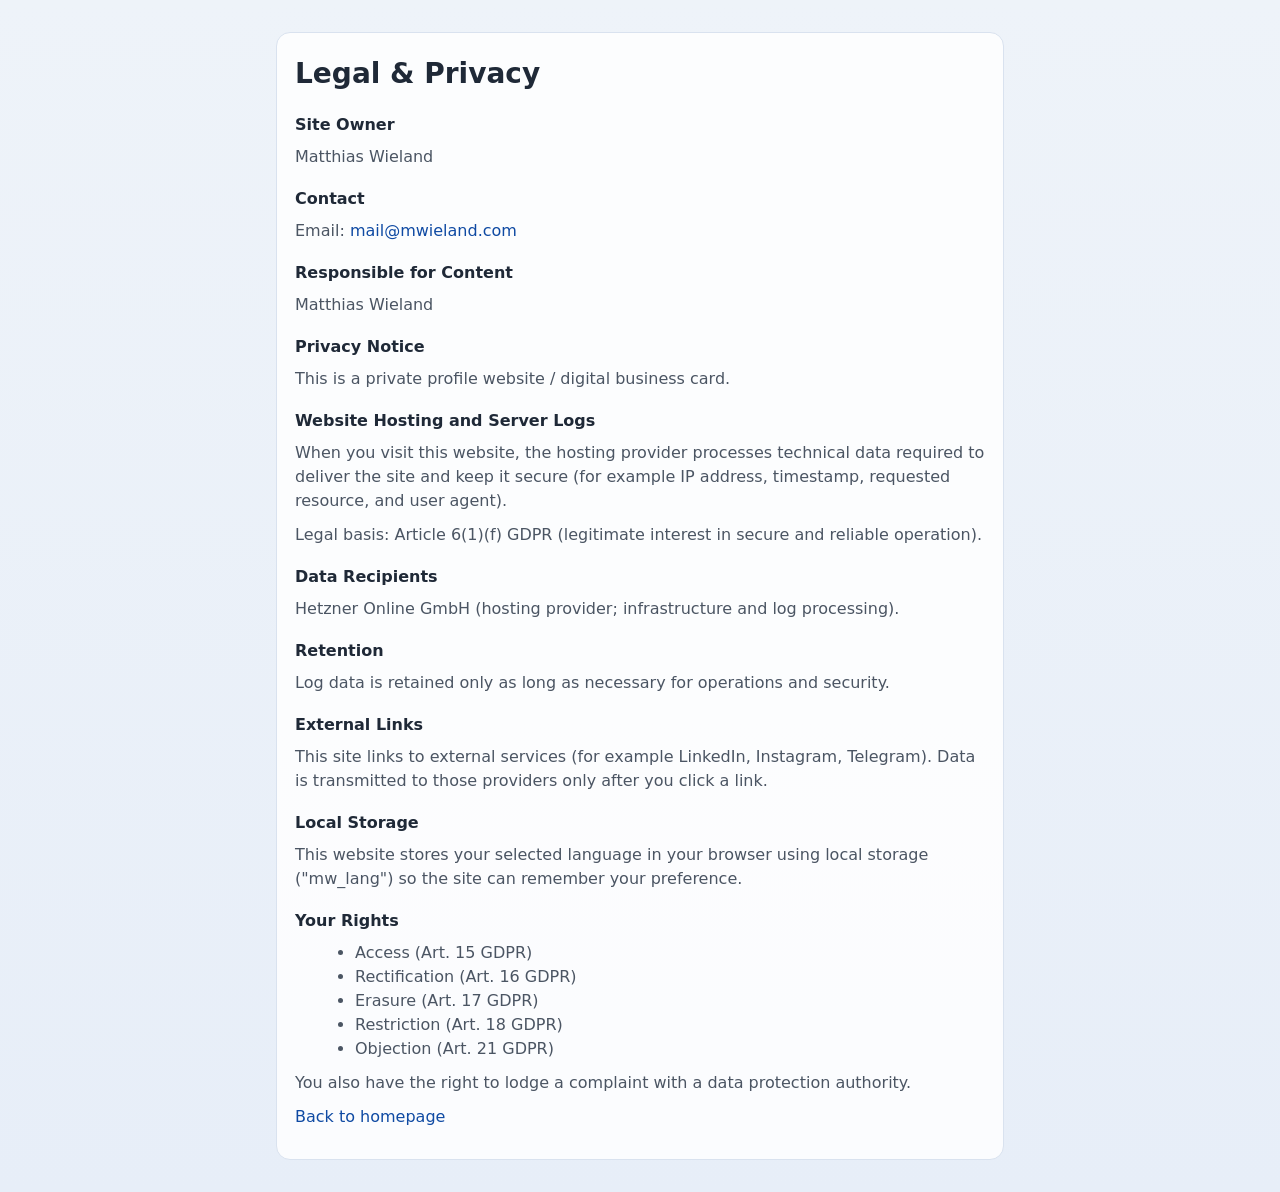
<file: legal-notice.html>
<!DOCTYPE html>
<html lang="en">
<head>
  <meta charset="UTF-8" />
  <meta name="viewport" content="width=device-width, initial-scale=1" />
  <title>Legal & Privacy | Matthias Wieland</title>
  <meta name="robots" content="index,follow" />
  <link rel="icon" href="images/favicon.ico" sizes="any" />
  <link rel="icon" type="image/png" sizes="32x32" href="images/favicon-32x32.png" />
  <link rel="icon" type="image/png" sizes="16x16" href="images/favicon-16x16.png" />
  <link rel="apple-touch-icon" sizes="180x180" href="images/apple-touch-icon.png" />
  <link rel="manifest" href="site.webmanifest" />
  <style>
    :root{
      --bg: #eef3f9;
      --card: #ffffffd9;
      --text: #1f2937;
      --muted: #4b5563;
      --line: #d9e2ef;
    }
    *{ box-sizing: border-box; }
    body{
      margin: 0;
      font-family: system-ui, -apple-system, "Segoe UI", Roboto, Arial, sans-serif;
      background: linear-gradient(180deg, #eef3f9, #e7eef8);
      color: var(--text);
      line-height: 1.5;
    }
    main{
      max-width: 760px;
      margin: 32px auto;
      padding: 0 16px;
    }
    article{
      background: var(--card);
      border: 1px solid var(--line);
      border-radius: 14px;
      padding: 20px 18px;
    }
    h1{ margin: 0 0 14px; font-size: 28px; }
    h2{ margin: 18px 0 8px; font-size: 16px; }
    p{ margin: 0 0 10px; color: var(--muted); }
    ul{ margin: 0 0 10px 20px; color: var(--muted); }
    a{ color: #0f4aa3; text-decoration: none; }
    a:hover{ text-decoration: underline; }
    .hint{
      margin-top: 14px;
      font-size: 13px;
      color: #6b7280;
    }
  </style>
</head>
<body>
  <main>
    <article>
      <h1>Legal & Privacy</h1>

      <h2>Site Owner</h2>
      <p>Matthias Wieland</p>

      <h2>Contact</h2>
      <p>Email: <a href="mailto:mail@mwieland.com">mail@mwieland.com</a></p>

      <h2>Responsible for Content</h2>
      <p>Matthias Wieland</p>

      <h2>Privacy Notice</h2>
      <p>
        This is a private profile website / digital business card.
      </p>

      <h2>Website Hosting and Server Logs</h2>
      <p>
        When you visit this website, the hosting provider processes technical data required
        to deliver the site and keep it secure (for example IP address, timestamp, requested
        resource, and user agent).
      </p>
      <p>
        Legal basis: Article 6(1)(f) GDPR (legitimate interest in secure and reliable operation).
      </p>

      <h2>Data Recipients</h2>
      <p>
        Hetzner Online GmbH (hosting provider; infrastructure and log processing).
      </p>

      <h2>Retention</h2>
      <p>
        Log data is retained only as long as necessary for operations and security.
      </p>

      <h2>External Links</h2>
      <p>
        This site links to external services (for example LinkedIn, Instagram, Telegram).
        Data is transmitted to those providers only after you click a link.
      </p>

      <h2>Local Storage</h2>
      <p>
        This website stores your selected language in your browser using local storage
        ("mw_lang") so the site can remember your preference.
      </p>

      <h2>Your Rights</h2>
      <ul>
        <li>Access (Art. 15 GDPR)</li>
        <li>Rectification (Art. 16 GDPR)</li>
        <li>Erasure (Art. 17 GDPR)</li>
        <li>Restriction (Art. 18 GDPR)</li>
        <li>Objection (Art. 21 GDPR)</li>
      </ul>
      <p>
        You also have the right to lodge a complaint with a data protection authority.
      </p>

      <p><a href="index.html">Back to homepage</a></p>
    </article>
  </main>
</body>
</html>
</file>
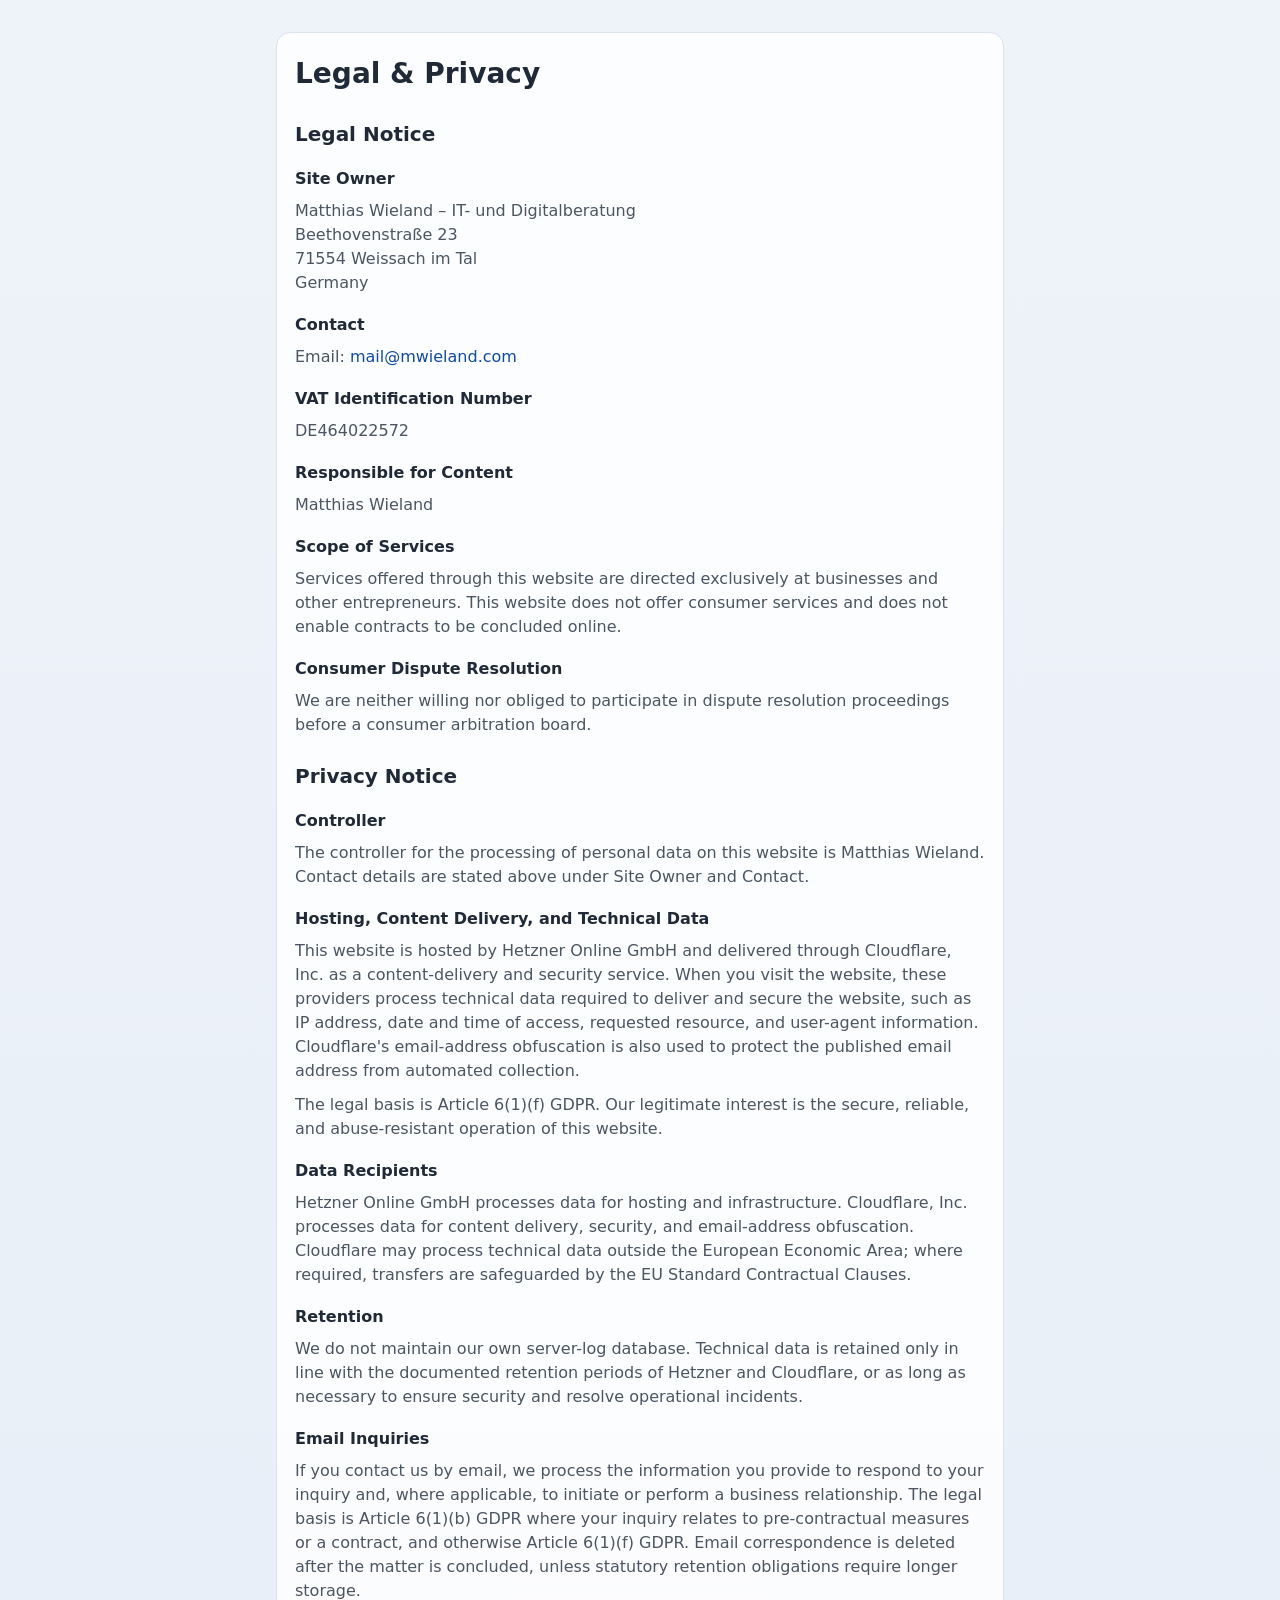
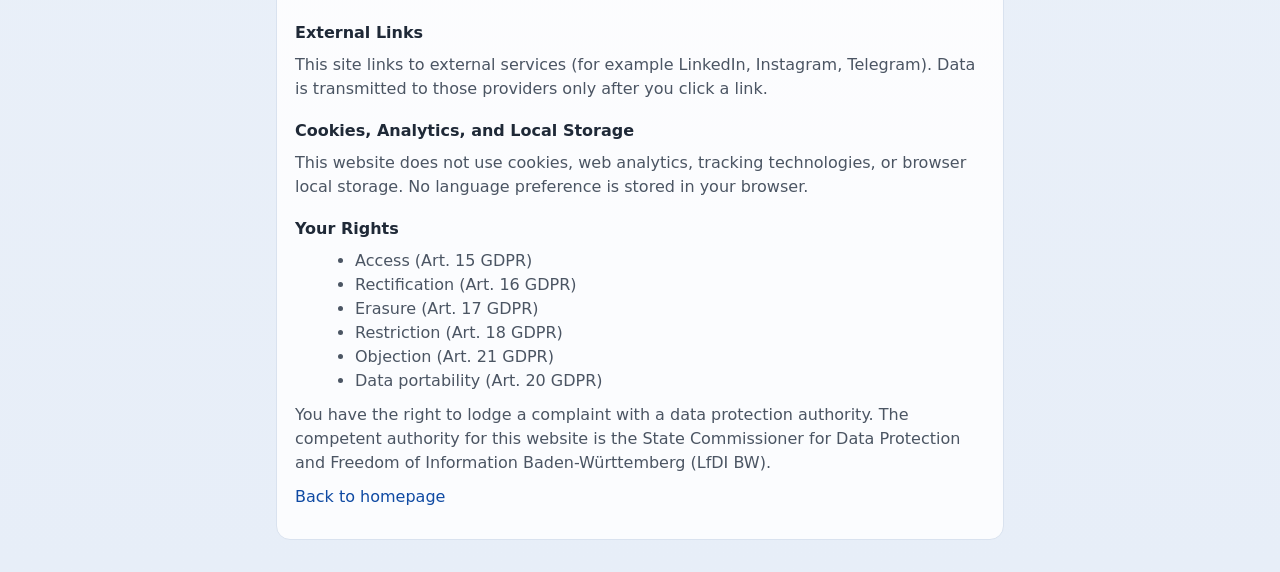
<file: public/legal-notice.html>
<!DOCTYPE html>
<html lang="en">
<head>
  <meta charset="UTF-8" />
  <meta name="viewport" content="width=device-width, initial-scale=1" />
  <title>Legal & Privacy | Matthias Wieland</title>
  <meta name="robots" content="index,follow" />
  <link rel="canonical" href="https://mwieland.com/legal-notice.html" />
  <link rel="icon" href="images/favicon.ico" sizes="any" />
  <link rel="icon" type="image/png" sizes="32x32" href="images/favicon-32x32.png" />
  <link rel="icon" type="image/png" sizes="16x16" href="images/favicon-16x16.png" />
  <link rel="apple-touch-icon" sizes="180x180" href="images/apple-touch-icon.png" />
  <link rel="manifest" href="site.webmanifest" />
  <style>
    :root{
      --bg: #eef3f9;
      --card: #ffffffd9;
      --text: #1f2937;
      --muted: #4b5563;
      --line: #d9e2ef;
    }
    *{ box-sizing: border-box; }
    body{
      margin: 0;
      font-family: system-ui, -apple-system, "Segoe UI", Roboto, Arial, sans-serif;
      background: linear-gradient(180deg, #eef3f9, #e7eef8);
      color: var(--text);
      line-height: 1.5;
    }
    main{
      max-width: 760px;
      margin: 32px auto;
      padding: 0 16px;
    }
    article{
      background: var(--card);
      border: 1px solid var(--line);
      border-radius: 14px;
      padding: 20px 18px;
    }
    h1{ margin: 0 0 14px; font-size: 28px; }
    h2{ margin: 24px 0 10px; font-size: 20px; }
    h3{ margin: 18px 0 8px; font-size: 16px; }
    p{ margin: 0 0 10px; color: var(--muted); }
    ul{ margin: 0 0 10px 20px; color: var(--muted); }
    a{ color: #0f4aa3; text-decoration: none; }
    a:hover{ text-decoration: underline; }
    .hint{
      margin-top: 14px;
      font-size: 13px;
      color: #6b7280;
    }
  </style>
</head>
<body>
  <main>
    <article>
      <h1>Legal & Privacy</h1>

      <h2>Legal Notice</h2>

      <h3>Site Owner</h3>
      <p>
        Matthias Wieland &ndash; IT- und Digitalberatung<br />
        Beethovenstra&szlig;e 23<br />
        71554 Weissach im Tal<br />
        Germany
      </p>

      <h3>Contact</h3>
      <p>Email: <a href="mailto:mail@mwieland.com">mail@mwieland.com</a></p>

      <h3>VAT Identification Number</h3>
      <p>DE464022572</p>

      <h3>Responsible for Content</h3>
      <p>Matthias Wieland</p>

      <h3>Scope of Services</h3>
      <p>
        Services offered through this website are directed exclusively at businesses and other
        entrepreneurs. This website does not offer consumer services and does not enable contracts
        to be concluded online.
      </p>

      <h3>Consumer Dispute Resolution</h3>
      <p>
        We are neither willing nor obliged to participate in dispute resolution proceedings before
        a consumer arbitration board.
      </p>

      <h2>Privacy Notice</h2>

      <h3>Controller</h3>
      <p>
        The controller for the processing of personal data on this website is Matthias Wieland.
        Contact details are stated above under Site Owner and Contact.
      </p>

      <h3>Hosting, Content Delivery, and Technical Data</h3>
      <p>
        This website is hosted by Hetzner Online GmbH and delivered through Cloudflare, Inc. as a
        content-delivery and security service. When you visit the website, these providers process
        technical data required to deliver and secure the website, such as IP address, date and
        time of access, requested resource, and user-agent information. Cloudflare's email-address
        obfuscation is also used to protect the published email address from automated collection.
      </p>
      <p>
        The legal basis is Article 6(1)(f) GDPR. Our legitimate interest is the secure, reliable,
        and abuse-resistant operation of this website.
      </p>

      <h3>Data Recipients</h3>
      <p>
        Hetzner Online GmbH processes data for hosting and infrastructure. Cloudflare, Inc.
        processes data for content delivery, security, and email-address obfuscation. Cloudflare
        may process technical data outside the European Economic Area; where required, transfers
        are safeguarded by the EU Standard Contractual Clauses.
      </p>

      <h3>Retention</h3>
      <p>
        We do not maintain our own server-log database. Technical data is retained only in line
        with the documented retention periods of Hetzner and Cloudflare, or as long as necessary
        to ensure security and resolve operational incidents.
      </p>

      <h3>Email Inquiries</h3>
      <p>
        If you contact us by email, we process the information you provide to respond to your
        inquiry and, where applicable, to initiate or perform a business relationship. The legal
        basis is Article 6(1)(b) GDPR where your inquiry relates to pre-contractual measures or a
        contract, and otherwise Article 6(1)(f) GDPR. Email correspondence is deleted after the
        matter is concluded, unless statutory retention obligations require longer storage.
      </p>

      <h3>External Links</h3>
      <p>
        This site links to external services (for example LinkedIn, Instagram, Telegram).
        Data is transmitted to those providers only after you click a link.
      </p>

      <h3>Cookies, Analytics, and Local Storage</h3>
      <p>
        This website does not use cookies, web analytics, tracking technologies, or browser local
        storage. No language preference is stored in your browser.
      </p>

      <h3>Your Rights</h3>
      <ul>
        <li>Access (Art. 15 GDPR)</li>
        <li>Rectification (Art. 16 GDPR)</li>
        <li>Erasure (Art. 17 GDPR)</li>
        <li>Restriction (Art. 18 GDPR)</li>
        <li>Objection (Art. 21 GDPR)</li>
        <li>Data portability (Art. 20 GDPR)</li>
      </ul>
      <p>
        You have the right to lodge a complaint with a data protection authority. The competent
        authority for this website is the State Commissioner for Data Protection and Freedom of
        Information Baden-W&uuml;rttemberg (LfDI BW).
      </p>

      <p><a href="index.html">Back to homepage</a></p>
    </article>
  </main>
</body>
</html>
</file>
<file: css/styles.css>
:root{
      --bg: #dbe5f1;
      --card: rgba(248, 251, 255, 0.58);
      --card-border: rgba(255, 255, 255, 0.74);
      --accent: #0082c9;
      --text: rgba(31, 41, 55, 0.95);
      --muted: rgba(31, 41, 55, 0.80);
      --muted2: rgba(31, 41, 55, 0.62);
      --shadow: 0 18px 50px rgba(37, 58, 88, 0.24);
      --radius: 20px;
      --max: 760px;
    }

    * { box-sizing: border-box; }
    html, body { height: 100%; }
    body{
      margin: 0;
      color: var(--text);
      background: var(--bg);
      font-family: system-ui, -apple-system, Segoe UI, Roboto, Helvetica, Arial, "Apple Color Emoji","Segoe UI Emoji";
      -webkit-font-smoothing: antialiased;
      -moz-osx-font-smoothing: grayscale;
    }

    body::before{
      content:"";
      position: fixed;
      inset: 0;
      background: url("../images/bg2022.jpg?v=3") center center / cover no-repeat;
      filter: saturate(0.95) brightness(1.02) contrast(0.98);
      transform: scale(1.02);
      z-index: -2;
    }

    body::after{
      content:"";
      position: fixed;
      inset: 0;
      background:
        radial-gradient(1200px 680px at 20% 15%, rgba(255, 255, 255, 0.18), rgba(232, 240, 252, 0.12)),
        linear-gradient(to bottom, rgba(246, 250, 255, 0.08), rgba(216, 228, 245, 0.22));
      z-index: -1;
    }

    .wrap{
      min-height: 100%;
      display: grid;
      align-items: center;
      justify-items: stretch;
      padding: 16px;
    }

    .card{
      width: 100%;
      background: var(--card);
      border: 1px solid var(--card-border);
      border-radius: 16px;
      box-shadow: var(--shadow);
      padding: 18px 16px 14px;
      backdrop-filter: blur(5px);
      -webkit-backdrop-filter: blur(5px);
    }

    .top{
      display: flex;
      align-items: flex-start;
      flex-direction: column;
      gap: 14px;
    }

    .identity{
      display: flex;
      align-items: center;
      gap: 14px;
    }

    .avatar{
      width: 64px;
      height: 64px;
      border-radius: 999px;
      object-fit: contain;
      object-position: center top;
      background: rgba(255, 255, 255, 0.35);
      border: 2px solid rgba(255, 255, 255, 0.7);
      box-shadow: 0 10px 24px rgba(15, 23, 42, 0.22);
      flex: 0 0 auto;
    }

    h1{
      margin: 0;
      font-size: clamp(28px, 3.4vw, 40px);
      letter-spacing: -0.02em;
      line-height: 1.05;
    }

    .subtitle{
      margin: 10px 0 0;
      font-size: clamp(14px, 1.6vw, 16px);
      color: var(--muted);
      line-height: 1.55;
    }

    .lines{
      margin-top: 14px;
      display: grid;
      gap: 6px;
      color: var(--muted);
      font-size: clamp(14px, 1.7vw, 17px);
      line-height: 1.55;
    }

    .lang{
      display: flex;
      gap: 6px;
      align-items: center;
      flex-wrap: wrap;
      user-select: none;
    }

    .lang button{
      appearance: none;
      border: 1px solid rgba(31, 41, 55, 0.25);
      background: rgba(255, 255, 255, 0.34);
      color: var(--muted);
      border-radius: 999px;
      padding: 8px 10px;
      font-size: 12px;
      cursor: pointer;
    }

    .lang button:hover{
      background: rgba(255, 255, 255, 0.52);
      border-color: rgba(31, 41, 55, 0.32);
      transform: translateY(-1px);
    }

    .lang button[aria-pressed="true"]{
      background: rgba(255, 255, 255, 0.66);
      color: rgba(17, 24, 39, 0.96);
      border-color: rgba(0, 130, 201, 0.55);
      box-shadow: 0 0 0 1px rgba(0, 130, 201, 0.28);
    }

    .connect{
      margin-top: 18px;
      padding-top: 16px;
      border-top: 1px solid rgba(31, 41, 55, 0.16);
      display: flex;
      gap: 10px;
    }

    .iconlink{
      width: 42px;
      height: 42px;
      border-radius: 12px;
      display: inline-flex;
      align-items: center;
      justify-content: center;
      border: 1px solid rgba(31, 41, 55, 0.22);
      background: rgba(255, 255, 255, 0.38);
    }

    .iconlink:hover{
      background: rgba(255, 255, 255, 0.58);
      border-color: rgba(0, 130, 201, 0.5);
      box-shadow: 0 0 0 1px rgba(0, 130, 201, 0.24);
    }

    .icon{
      width: 20px;
      height: 20px;
      fill: rgba(17, 24, 39, 0.88);
    }

    footer{
      margin-top: 12px;
      text-align: center;
      color: var(--muted2);
      font-size: 12px;
    }

    .legalbar{
      position: fixed;
      left: 14px;
      bottom: 10px;
      z-index: 5;
      margin: 0;
      font-size: 12px;
      color: rgba(31, 41, 55, 0.62);
      background: rgba(248, 251, 255, 0.38);
      border: 1px solid rgba(255, 255, 255, 0.52);
      border-radius: 999px;
      padding: 6px 10px;
      backdrop-filter: blur(4px);
      -webkit-backdrop-filter: blur(4px);
    }

    .legalbar a{
      color: rgba(31, 41, 55, 0.78);
      text-decoration: none;
    }

    .legalbar a:hover{
      color: var(--accent);
      text-decoration: underline;
    }

    @media (min-width: 701px){
      .wrap{
        justify-items: center;
        padding: 24px;
      }

      .card{
        width: min(var(--max), calc(100vw - 48px));
        border-radius: var(--radius);
        padding: 22px 22px 18px;
        backdrop-filter: blur(7px);
        -webkit-backdrop-filter: blur(7px);
      }

      .top{
        flex-direction: row;
        justify-content: space-between;
        gap: 12px;
      }

      .avatar{
        width: 84px;
        height: 84px;
      }

      .lang{
        flex-wrap: nowrap;
      }
    }

    @media (max-width: 700px){
      .legalbar{
        left: 8px;
        right: 8px;
        bottom: 8px;
        border-radius: 12px;
        text-align: center;
      }
    }
</file>
<file: public/css/styles.css>
:root{
      --bg: #dbe5f1;
      --card: rgba(248, 251, 255, 0.58);
      --card-border: rgba(255, 255, 255, 0.74);
      --accent: #0082c9;
      --text: rgba(31, 41, 55, 0.95);
      --muted: rgba(31, 41, 55, 0.80);
      --muted2: rgba(31, 41, 55, 0.62);
      --shadow: 0 18px 50px rgba(37, 58, 88, 0.24);
      --radius: 20px;
      --max: 760px;
    }

    * { box-sizing: border-box; }
    html, body { height: 100%; }
    body{
      margin: 0;
      color: var(--text);
      background: var(--bg);
      font-family: system-ui, -apple-system, Segoe UI, Roboto, Helvetica, Arial, "Apple Color Emoji","Segoe UI Emoji";
      -webkit-font-smoothing: antialiased;
      -moz-osx-font-smoothing: grayscale;
    }

    body::before{
      content:"";
      position: fixed;
      inset: 0;
      background: url("../images/bg2022.jpg?v=3") center center / cover no-repeat;
      filter: saturate(0.52) brightness(1.03) contrast(0.88) blur(9px);
      transform: scale(1.05);
      z-index: -2;
    }

    body::after{
      content:"";
      position: fixed;
      inset: 0;
      background:
        linear-gradient(115deg, rgba(221, 232, 240, 0.44), rgba(221, 232, 240, 0.36)),
        radial-gradient(900px 620px at 78% 18%, rgba(221, 232, 240, 0.18), transparent 68%);
      z-index: -1;
    }

    .wrap{
      min-height: 100%;
      display: grid;
      grid-template-rows: minmax(0, 1fr) auto minmax(0, 1fr);
      justify-items: stretch;
      padding: 16px;
      padding-bottom: 72px;
    }

    .card{
      width: 100%;
      position: relative;
      grid-row: 2;
      background: var(--card);
      border: 1px solid var(--card-border);
      border-radius: 16px;
      box-shadow: var(--shadow);
      padding: 18px 16px 14px;
      backdrop-filter: blur(5px);
      -webkit-backdrop-filter: blur(5px);
    }

    .top{
      display: flex;
      align-items: flex-start;
      flex-direction: column;
      gap: 14px;
    }

    .brand-badge{
      position: absolute;
      top: -84px;
      right: 16px;
      width: 72px;
      height: 72px;
      box-shadow: var(--shadow);
    }

    .identity{
      display: flex;
      align-items: center;
      gap: 14px;
    }

    .avatar{
      width: 64px;
      height: 64px;
      border-radius: 999px;
      object-fit: contain;
      object-position: center top;
      background: rgba(255, 255, 255, 0.35);
      border: 2px solid rgba(255, 255, 255, 0.7);
      box-shadow: 0 10px 24px rgba(15, 23, 42, 0.22);
      flex: 0 0 auto;
    }

    h1{
      margin: 0;
      font-size: clamp(28px, 3.4vw, 40px);
      letter-spacing: -0.02em;
      line-height: 1.05;
    }

    .subtitle{
      margin: 10px 0 0;
      font-size: clamp(14px, 1.6vw, 16px);
      color: #0082c9;
      font-weight: 650;
      line-height: 1.55;
    }

    .lines{
      margin-top: 14px;
      display: grid;
      gap: 6px;
      color: rgba(31, 41, 55, 0.66);
      font-size: clamp(14px, 1.7vw, 17px);
      line-height: 1.55;
    }

    .lang{
      display: flex;
      gap: 6px;
      align-items: center;
      flex-wrap: wrap;
      user-select: none;
    }

    .lang a{
      border: 1px solid rgba(31, 41, 55, 0.25);
      background: rgba(255, 255, 255, 0.34);
      color: var(--muted);
      border-radius: 999px;
      padding: 8px 10px;
      font-size: 12px;
      text-decoration: none;
    }

    .lang a:hover{
      background: rgba(255, 255, 255, 0.52);
      border-color: rgba(31, 41, 55, 0.32);
      transform: translateY(-1px);
    }

    .lang a[aria-current="page"]{
      background: rgba(255, 255, 255, 0.66);
      color: rgba(17, 24, 39, 0.96);
      border-color: rgba(0, 130, 201, 0.55);
      box-shadow: 0 0 0 1px rgba(0, 130, 201, 0.28);
    }

    .connect{
      margin-top: 18px;
      padding-top: 16px;
      border-top: 1px solid rgba(31, 41, 55, 0.16);
      display: flex;
      gap: 10px;
    }

    .iconlink{
      width: 42px;
      height: 42px;
      border-radius: 12px;
      display: inline-flex;
      align-items: center;
      justify-content: center;
      border: 1px solid rgba(31, 41, 55, 0.22);
      background: rgba(255, 255, 255, 0.38);
    }

    .iconlink:hover{
      background: rgba(255, 255, 255, 0.58);
      border-color: rgba(0, 130, 201, 0.5);
      box-shadow: 0 0 0 1px rgba(0, 130, 201, 0.24);
    }

    .icon{
      width: 20px;
      height: 20px;
      fill: rgba(17, 24, 39, 0.88);
    }

    .legalbar{
      position: fixed;
      left: 14px;
      bottom: 10px;
      z-index: 5;
      margin: 0;
      font-size: 12px;
      color: rgba(31, 41, 55, 0.62);
      background: rgba(248, 251, 255, 0.38);
      border: 1px solid rgba(255, 255, 255, 0.52);
      border-radius: 999px;
      padding: 6px 10px;
      backdrop-filter: blur(4px);
      -webkit-backdrop-filter: blur(4px);
    }

    .legalbar a{
      color: rgba(31, 41, 55, 0.78);
      text-decoration: none;
    }

    .legalbar a:hover{
      color: var(--accent);
      text-decoration: underline;
    }

    @media (min-width: 701px){
      .brand-badge{
        right: 20px;
      }

      .wrap{
        justify-items: center;
        padding: 24px;
      }

      .card{
        width: min(var(--max), calc(100vw - 48px));
        border-radius: var(--radius);
        padding: 22px 22px 18px;
        backdrop-filter: blur(7px);
        -webkit-backdrop-filter: blur(7px);
      }

      .top{
        flex-direction: row;
        justify-content: space-between;
        gap: 12px;
      }

      .avatar{
        width: 84px;
        height: 84px;
      }

      .lang{
        flex-wrap: nowrap;
      }
    }

    @media (max-width: 700px){
      .brand-badge{
        top: -76px;
        width: 64px;
        height: 64px;
      }

      .wrap{
        padding-bottom: 96px;
      }

      .legalbar{
        left: 8px;
        right: 8px;
        bottom: 8px;
        border-radius: 12px;
        text-align: center;
      }
    }
</file>
